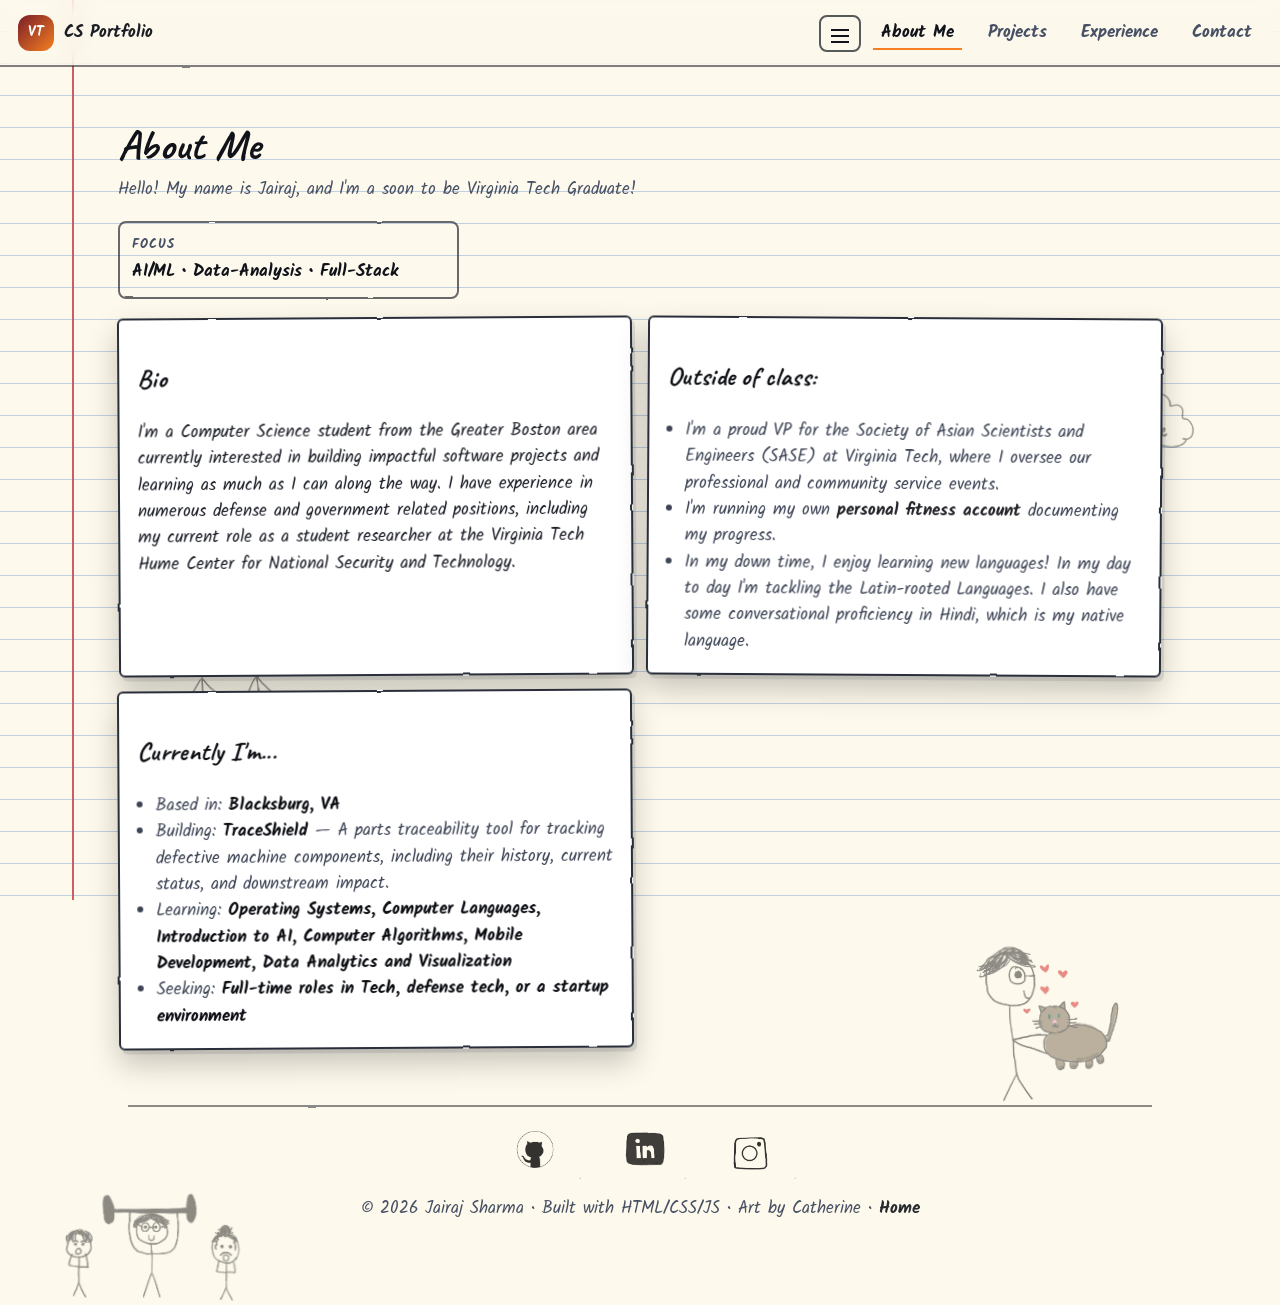
<file: about.html>
<!doctype html>
<html lang="en">
<head>
  <meta charset="utf-8" />
  <meta name="viewport" content="width=device-width, initial-scale=1" />
  <title> About Me | Jairaj Sharma</title>
  <meta name="description" content="About Jairaj Sharma — Virginia Tech Computer Science student." />
  <link rel="stylesheet" href="css/styles.css" />
</head>

<body>
  <svg class="sketch-defs" width="0" height="0" aria-hidden="true" focusable="false" style="position:absolute;width:0;height:0;overflow:hidden">
    <filter id="sketch">
      <feTurbulence type="fractalNoise" baseFrequency="0.025" numOctaves="3" seed="3" stitchTiles="stitch"/>
      <feDisplacementMap in="SourceGraphic" scale="2.4"/>
    </filter>
    <filter id="sketch-soft">
      <feTurbulence type="fractalNoise" baseFrequency="0.02" numOctaves="2" seed="7" stitchTiles="stitch"/>
      <feDisplacementMap in="SourceGraphic" scale="1.5"/>
    </filter>
  </svg>

  <div id="scrollProgress" aria-hidden="true"></div>

  <header class="site-header">
    <a class="brand" href="index.html" aria-label="Home">
      <span class="brand-mark" aria-hidden="true">VT</span>
      <span class="brand-text">CS Portfolio</span>
    </a>

    <nav class="nav" aria-label="Primary navigation">
      <button id="menuBtn" class="icon-btn" aria-label="Open menu" aria-expanded="false">
        <span class="hamburger" aria-hidden="true"></span>
      </button>

      <div id="navLinks" class="nav-links" data-open="false">
        <a href="about.html" aria-current="page">About Me</a>
        <a href="projects.html">Projects</a>
        <a href="experience.html">Experience</a>
        <a href="contact.html">Contact</a>
      </div>

    </nav>
  </header>

  <main id="top">
    <section class="section">
      <div class="section-head">
        <h2>About Me</h2>
        <p>Hello! My name is Jairaj, and I'm a soon to be Virginia Tech Graduate! </p>
      </div>

      <div class="quick-facts">
        <div class="fact">
          <span class="fact-label">Focus</span>
          <span class="fact-value">AI/ML • Data-Analysis • Full-Stack</span>
        </div>
      </div>

      <div class="grid two" style="margin-top:18px;">
        <article class="card">
          <h3>Bio</h3>
          <p>
            I'm a Computer Science student from the Greater Boston area currently interested in building impactful software projects and learning as much as I
            can along the way. I have experience in numerous defense and government related positions, including my current role as a student researcher at the Virginia Tech Hume Center for National Security and Technology.
          </p>
          <p>

          </p>
          <p>
            
        </p>
        </article>

        <article class="card">
          <h3>Outside of class:</h3>
            <ul class="list">
                <li>I'm a proud VP for the Society of Asian Scientists and Engineers (SASE) at Virginia Tech, where I oversee our professional and community service events. 
                <li>I'm running my own <a class="link" href="https://www.instagram.com/gymrajj/" target="_blank" rel="noreferrer">personal fitness account</a> documenting my progress.
                <li> In my down time, I enjoy learning new languages! In my day to day I'm tackling the Latin-rooted Languages. I also have some conversational proficiency  in Hindi, which is my native language.
            </ul>
        </article>

        <article class="card">
          <h3>Currently I'm... </h3>
          <ul class="list">
            <li>Based in: <strong>Blacksburg, VA</strong></li>
            <li>Building: <strong>TraceShield</strong> — A parts traceability tool for tracking defective machine components, including their history, current status, and downstream impact.</li>
            <li>Learning: <strong>Operating Systems, Computer Languages, Introduction to AI, Computer Algorithms, Mobile Development, Data Analytics and Visualization</strong></li>
            <li>Seeking: <strong>Full-time roles in Tech, defense tech, or a startup environment</strong></li>
          </ul>
        </article>

      </div>
    </section>
  </main>

  <footer class="footer">
    <nav class="footer-socials" aria-label="Social links">
      <a href="https://github.com/jairaj-S" target="_blank" rel="noopener noreferrer" aria-label="GitHub">
        <img src="images/icons/Github.png" alt="" />
      </a>
      <a href="https://www.linkedin.com/in/jairajsharma" target="_blank" rel="noopener noreferrer" aria-label="LinkedIn">
        <img src="images/icons/linkedin.png" alt="" />
      </a>
      <a href="https://www.instagram.com/gymrajj/" target="_blank" rel="noopener noreferrer" aria-label="Instagram">
        <img src="images/icons/instagram.png" alt="" />
      </a>
    </nav>
    <p>
      © <span id="year"></span> Jairaj Sharma • Built with HTML/CSS/JS • Art by Catherine •
      <a class="link" href="index.html">Home</a>
    </p>
  </footer>

  <script src="js/script.js"></script>
</body>
</html>
</file>
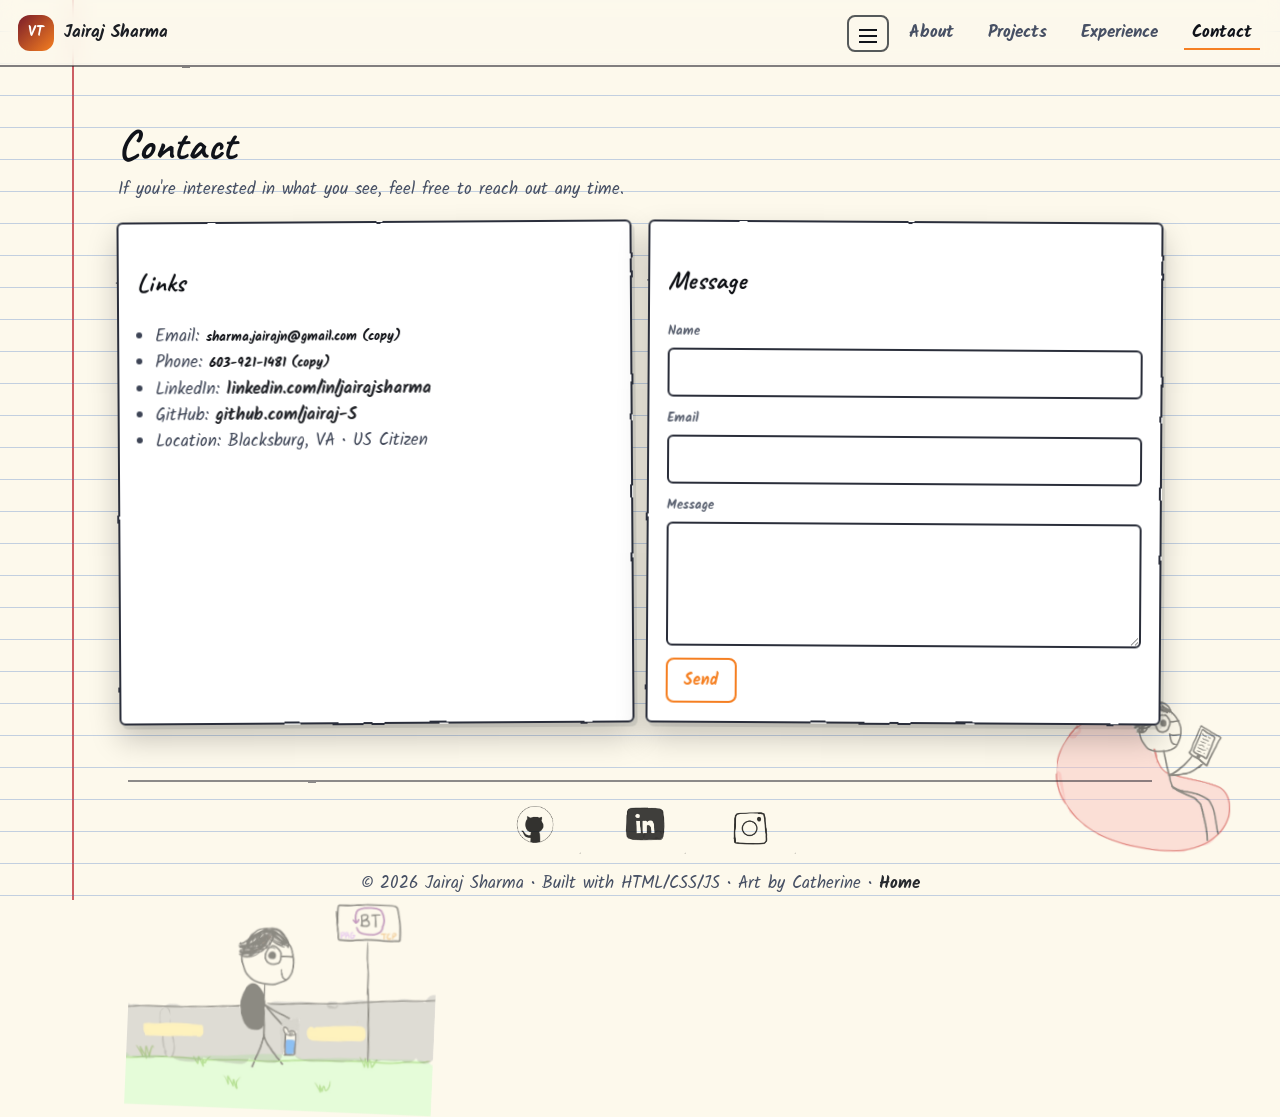
<file: contact.html>
<!doctype html>
<html lang="en">
<head>
  <meta charset="utf-8" />
  <meta name="viewport" content="width=device-width, initial-scale=1" />
  <title>Contact | Jairaj Sharma</title>
  <meta name="description" content="Contact Jairaj Sharma — Virginia Tech Computer Science student." />
  <link rel="stylesheet" href="css/styles.css" />
</head>

<body>
  <svg class="sketch-defs" width="0" height="0" aria-hidden="true" focusable="false" style="position:absolute;width:0;height:0;overflow:hidden">
    <filter id="sketch">
      <feTurbulence type="fractalNoise" baseFrequency="0.025" numOctaves="3" seed="3" stitchTiles="stitch"/>
      <feDisplacementMap in="SourceGraphic" scale="2.4"/>
    </filter>
    <filter id="sketch-soft">
      <feTurbulence type="fractalNoise" baseFrequency="0.02" numOctaves="2" seed="7" stitchTiles="stitch"/>
      <feDisplacementMap in="SourceGraphic" scale="1.5"/>
    </filter>
  </svg>

  <div id="scrollProgress" aria-hidden="true"></div>

  <header class="site-header">
    <a class="brand" href="index.html" aria-label="Home">
      <span class="brand-mark" aria-hidden="true">VT</span>
      <span class="brand-text">Jairaj Sharma</span>
    </a>

    <nav class="nav" aria-label="Primary navigation">
      <button id="menuBtn" class="icon-btn" aria-label="Open menu" aria-expanded="false">
        <span class="hamburger" aria-hidden="true"></span>
      </button>

      <div id="navLinks" class="nav-links" data-open="false">
        <a href="about.html">About</a>
        <a href="projects.html">Projects</a>
        <a href="experience.html">Experience</a>
        <a href="contact.html" aria-current="page">Contact</a>
      </div>

    </nav>
  </header>

  <main id="top">
    <section class="section">
      <div class="section-head">
        <h2>Contact</h2>
        <p>If you're interested in what you see, feel free to reach out any time.</p>
      </div>

      <div class="grid two">
        <article class="card">
          <h3>Links</h3>
          <ul class="list">
            <li>
              Email:
              <button class="inline-btn copy-email" data-email="sharma.jairajn@gmail.com">
                sharma.jairajn@gmail.com (copy)
              </button>
              <span class="toast" role="status" aria-live="polite"></span>
            </li>
            <li>
              Phone:
              <button class="inline-btn copy-email" data-email="603-921-1481">
                603-921-1481 (copy)
              </button>
              <span class="toast" role="status" aria-live="polite"></span>
            </li>
            <li>LinkedIn: <a class="link" href="https://linkedin.com/in/jairajsharma" target="_blank" rel="noreferrer">linkedin.com/in/jairajsharma</a></li>
            <li>GitHub: <a class="link" href="https://github.com/jairaj-S" target="_blank" rel="noreferrer">github.com/jairaj-S</a></li>
            <li>Location: Blacksburg, VA • US Citizen</li>
          </ul>
        </article>

        <article class="card">
          <h3>Message</h3>
          <form id="contactForm" novalidate>
            <label class="field">
              <span>Name</span>
              <input name="name" type="text" autocomplete="name" required minlength="2" />
            </label>
            <label class="field">
              <span>Email</span>
              <input name="email" type="email" autocomplete="email" required />
            </label>
            <label class="field">
              <span>Message</span>
              <textarea name="message" rows="4" required minlength="10"></textarea>
            </label>

            <div class="form-row">
              <button class="btn primary" type="submit">Send</button>
              <p class="muted" id="formStatus" aria-live="polite"></p>
            </div>
          </form>
        </article>
      </div>
    </section>
  </main>

  <footer class="footer">
    <nav class="footer-socials" aria-label="Social links">
      <a href="https://github.com/jairaj-S" target="_blank" rel="noopener noreferrer" aria-label="GitHub">
        <img src="images/icons/Github.png" alt="" />
      </a>
      <a href="https://www.linkedin.com/in/jairajsharma" target="_blank" rel="noopener noreferrer" aria-label="LinkedIn">
        <img src="images/icons/linkedin.png" alt="" />
      </a>
      <a href="https://www.instagram.com/gymrajj/" target="_blank" rel="noopener noreferrer" aria-label="Instagram">
        <img src="images/icons/instagram.png" alt="" />
      </a>
    </nav>
    <p>
      © <span id="year"></span> Jairaj Sharma • Built with HTML/CSS/JS • Art by Catherine •
      <a class="link" href="index.html">Home</a>
    </p>
  </footer>

  <script src="js/script.js"></script>
</body>
</html>
</file>
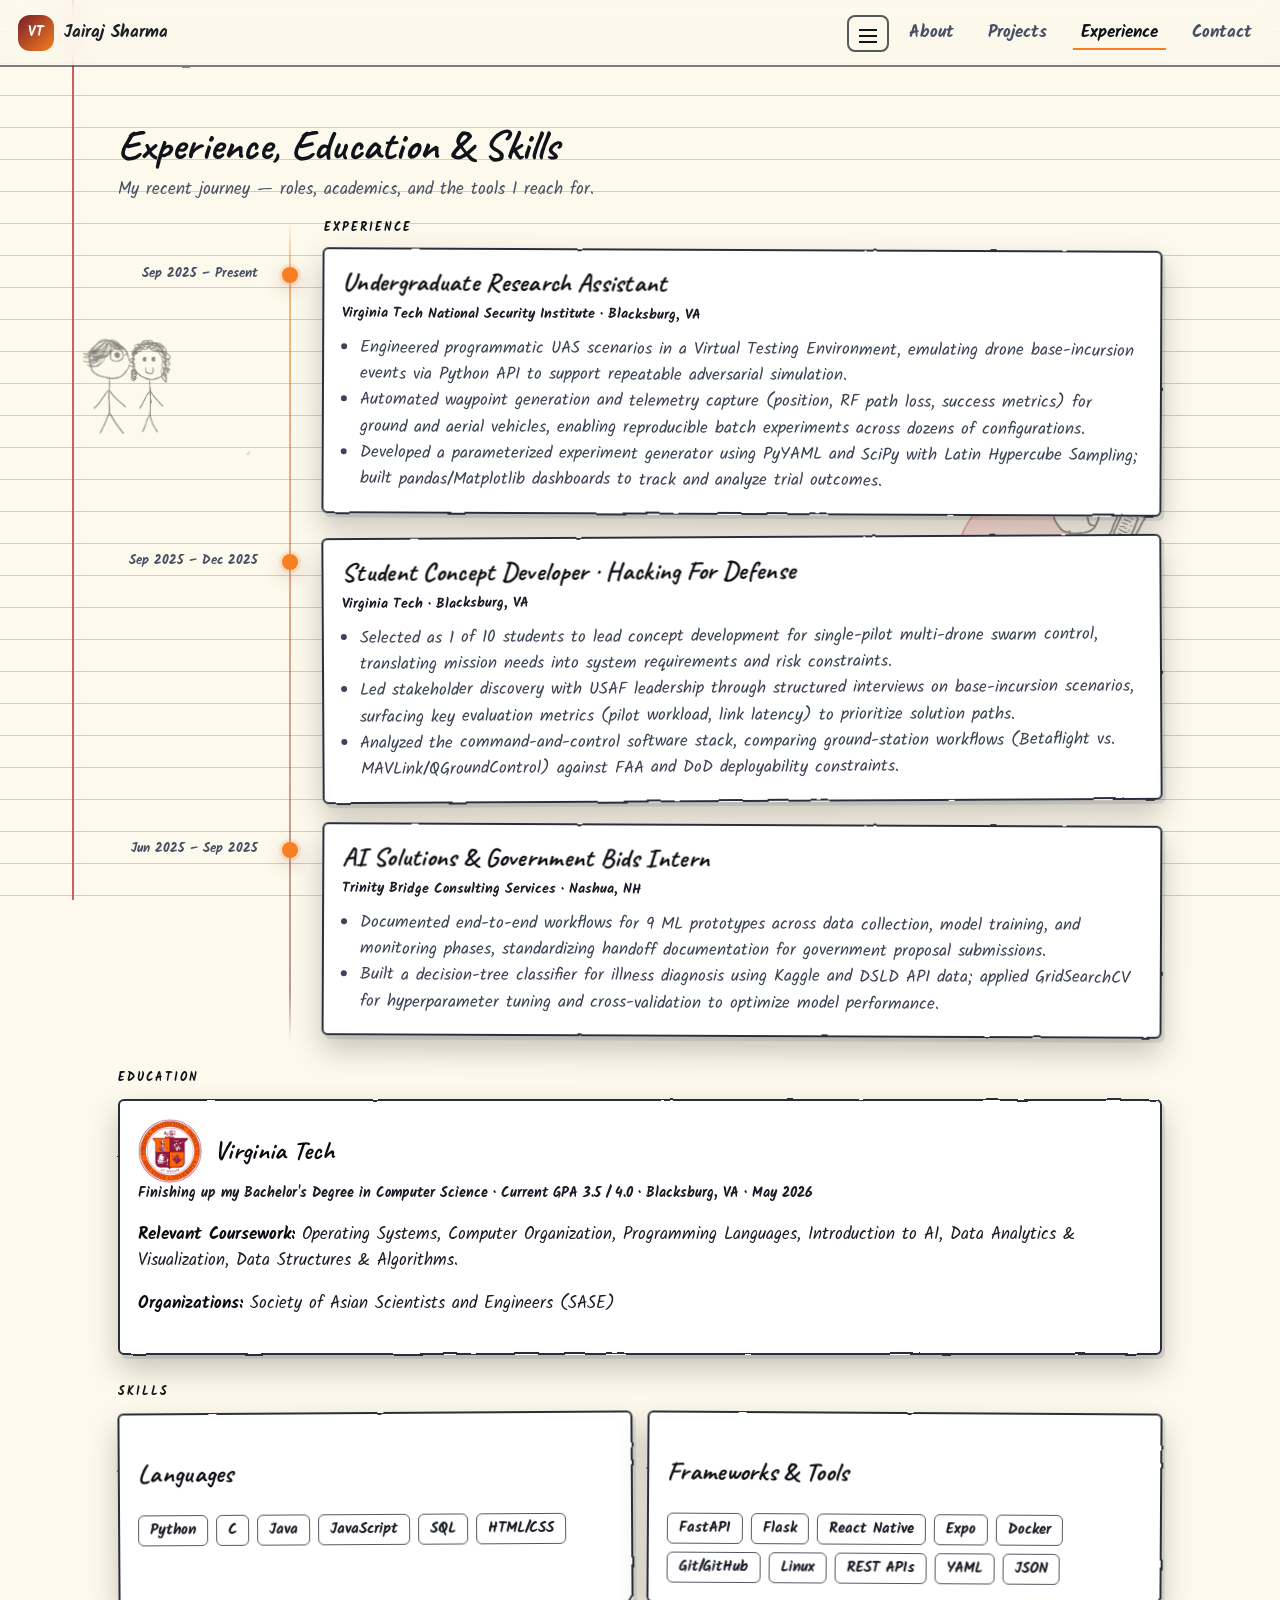
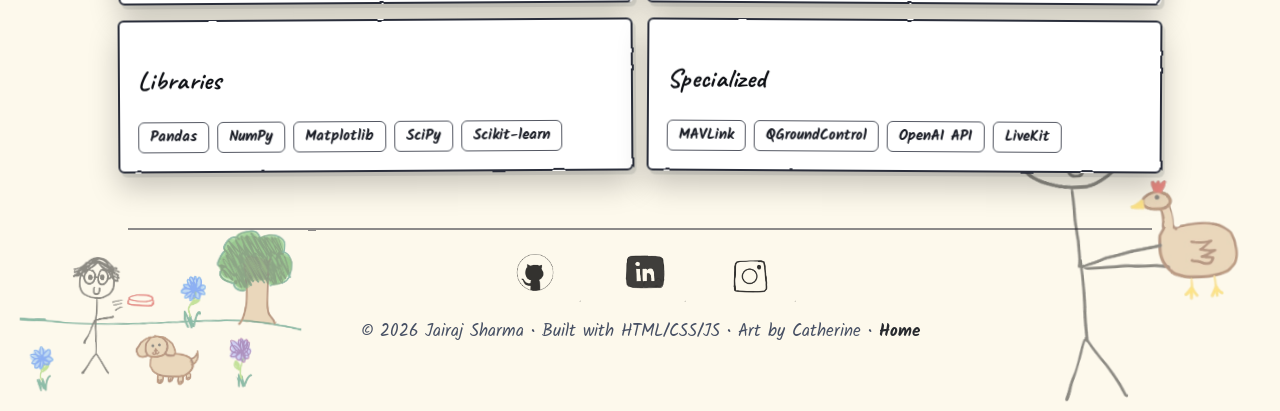
<file: experience.html>
<!doctype html>
<html lang="en">
<head>
  <meta charset="utf-8" />
  <meta name="viewport" content="width=device-width, initial-scale=1" />
  <title>Experience, Education &amp; Skills | Jairaj Sharma</title>
  <meta name="description" content="Experience, education, and skills of Jairaj Sharma — Virginia Tech Computer Science student." />
  <link rel="stylesheet" href="css/styles.css" />
</head>

<body>
  <svg class="sketch-defs" width="0" height="0" aria-hidden="true" focusable="false" style="position:absolute;width:0;height:0;overflow:hidden">
    <filter id="sketch">
      <feTurbulence type="fractalNoise" baseFrequency="0.025" numOctaves="3" seed="3" stitchTiles="stitch"/>
      <feDisplacementMap in="SourceGraphic" scale="2.4"/>
    </filter>
    <filter id="sketch-soft">
      <feTurbulence type="fractalNoise" baseFrequency="0.02" numOctaves="2" seed="7" stitchTiles="stitch"/>
      <feDisplacementMap in="SourceGraphic" scale="1.5"/>
    </filter>
  </svg>

  <div id="scrollProgress" aria-hidden="true"></div>

  <header class="site-header">
    <a class="brand" href="index.html" aria-label="Home">
      <span class="brand-mark" aria-hidden="true">VT</span>
      <span class="brand-text">Jairaj Sharma</span>
    </a>

    <nav class="nav" aria-label="Primary navigation">
      <button id="menuBtn" class="icon-btn" aria-label="Open menu" aria-expanded="false">
        <span class="hamburger" aria-hidden="true"></span>
      </button>

      <div id="navLinks" class="nav-links" data-open="false">
        <a href="about.html">About</a>
        <a href="projects.html">Projects</a>
        <a href="experience.html" aria-current="page">Experience</a>
        <a href="contact.html">Contact</a>
      </div>

    </nav>
  </header>

  <main id="top">
    <section class="section">
      <div class="section-head">
        <h2>Experience, Education &amp; Skills</h2>
        <p>My recent journey — roles, academics, and the tools I reach for.</p>
      </div>

      <div class="tl">
        <h3 class="tl-group-title">Experience</h3>

        <div class="tl-item">
          <div class="tl-date">Sep 2025 – Present</div>
          <div class="tl-marker"><span class="tl-dot"></span></div>
          <article class="card tl-card">
            <h3>Undergraduate Research Assistant</h3>
            <p class="tl-sub">Virginia Tech National Security Institute · Blacksburg, VA</p>
            <ul class="list">
              <li>Engineered programmatic UAS scenarios in a Virtual Testing Environment, emulating drone base-incursion events via Python API to support repeatable adversarial simulation.</li>
              <li>Automated waypoint generation and telemetry capture (position, RF path loss, success metrics) for ground and aerial vehicles, enabling reproducible batch experiments across dozens of configurations.</li>
              <li>Developed a parameterized experiment generator using PyYAML and SciPy with Latin Hypercube Sampling; built pandas/Matplotlib dashboards to track and analyze trial outcomes.</li>
            </ul>
          </article>
        </div>

        <div class="tl-item">
          <div class="tl-date">Sep 2025 – Dec 2025</div>
          <div class="tl-marker"><span class="tl-dot"></span></div>
          <article class="card tl-card">
            <h3>Student Concept Developer · Hacking For Defense</h3>
            <p class="tl-sub">Virginia Tech · Blacksburg, VA</p>
            <ul class="list">
              <li>Selected as 1 of 10 students to lead concept development for single-pilot multi-drone swarm control, translating mission needs into system requirements and risk constraints.</li>
              <li>Led stakeholder discovery with USAF leadership through structured interviews on base-incursion scenarios, surfacing key evaluation metrics (pilot workload, link latency) to prioritize solution paths.</li>
              <li>Analyzed the command-and-control software stack, comparing ground-station workflows (Betaflight vs. MAVLink/QGroundControl) against FAA and DoD deployability constraints.</li>
            </ul>
          </article>
        </div>

        <div class="tl-item">
          <div class="tl-date">Jun 2025 – Sep 2025</div>
          <div class="tl-marker"><span class="tl-dot"></span></div>
          <article class="card tl-card">
            <h3>AI Solutions &amp; Government Bids Intern</h3>
            <p class="tl-sub">Trinity Bridge Consulting Services · Nashua, NH</p>
            <ul class="list">
              <li>Documented end-to-end workflows for 9 ML prototypes across data collection, model training, and monitoring phases, standardizing handoff documentation for government proposal submissions.</li>
              <li>Built a decision-tree classifier for illness diagnosis using Kaggle and DSLD API data; applied GridSearchCV for hyperparameter tuning and cross-validation to optimize model performance.</li>
            </ul>
          </article>
        </div>

      </div>

      <h3 class="group-title">Education</h3>
      <article class="card">
        <div class="project-top">
          <div class="logo-thumb">
            <img src="images/Virginia_Tech_seal.png" alt="Virginia Tech seal" loading="lazy" decoding="async" />
          </div>
          <h3>Virginia Tech</h3>
        </div>
        <p class="tl-sub">Finishing up my Bachelor's Degree in Computer Science · Current GPA 3.5 / 4.0 · Blacksburg, VA · May 2026</p>
        <p><strong>Relevant Coursework:</strong> Operating Systems, Computer Organization, Programming Languages, Introduction to AI, Data Analytics &amp; Visualization, Data Structures &amp; Algorithms.</p>
        <p><strong>Organizations:</strong> Society of Asian Scientists and Engineers (SASE)</p>

      </article>

      <h3 class="group-title">Skills</h3>
      <div class="grid two">
        <article class="card">
          <h3>Languages</h3>
          <div class="badges">
            <span class="badge">Python</span>
            <span class="badge">C</span>
            <span class="badge">Java</span>
            <span class="badge">JavaScript</span>
            <span class="badge">SQL</span>
            <span class="badge">HTML/CSS</span>
          </div>
        </article>

        <article class="card">
          <h3>Frameworks &amp; Tools</h3>
          <div class="badges">
            <span class="badge">FastAPI</span>
            <span class="badge">Flask</span>
            <span class="badge">React Native</span>
            <span class="badge">Expo</span>
            <span class="badge">Docker</span>
            <span class="badge">Git/GitHub</span>
            <span class="badge">Linux</span>
            <span class="badge">REST APIs</span>
            <span class="badge">YAML</span>
            <span class="badge">JSON</span>
          </div>
        </article>

        <article class="card">
          <h3>Libraries</h3>
          <div class="badges">
            <span class="badge">Pandas</span>
            <span class="badge">NumPy</span>
            <span class="badge">Matplotlib</span>
            <span class="badge">SciPy</span>
            <span class="badge">Scikit-learn</span>
          </div>
        </article>

        <article class="card">
          <h3>Specialized</h3>
          <div class="badges">
            <span class="badge">MAVLink</span>
            <span class="badge">QGroundControl</span>
            <span class="badge">OpenAI API</span>
            <span class="badge">LiveKit</span>
          </div>
        </article>
      </div>
    </section>
  </main>

  <footer class="footer">
    <nav class="footer-socials" aria-label="Social links">
      <a href="https://github.com/jairaj-S" target="_blank" rel="noopener noreferrer" aria-label="GitHub">
        <img src="images/icons/Github.png" alt="" />
      </a>
      <a href="https://www.linkedin.com/in/jairajsharma" target="_blank" rel="noopener noreferrer" aria-label="LinkedIn">
        <img src="images/icons/linkedin.png" alt="" />
      </a>
      <a href="https://www.instagram.com/gymrajj/" target="_blank" rel="noopener noreferrer" aria-label="Instagram">
        <img src="images/icons/instagram.png" alt="" />
      </a>
    </nav>
    <p>
      © <span id="year"></span> Jairaj Sharma • Built with HTML/CSS/JS • Art by Catherine •
      <a class="link" href="index.html">Home</a>
    </p>
  </footer>

  <script src="js/script.js"></script>
</body>
</html>
</file>
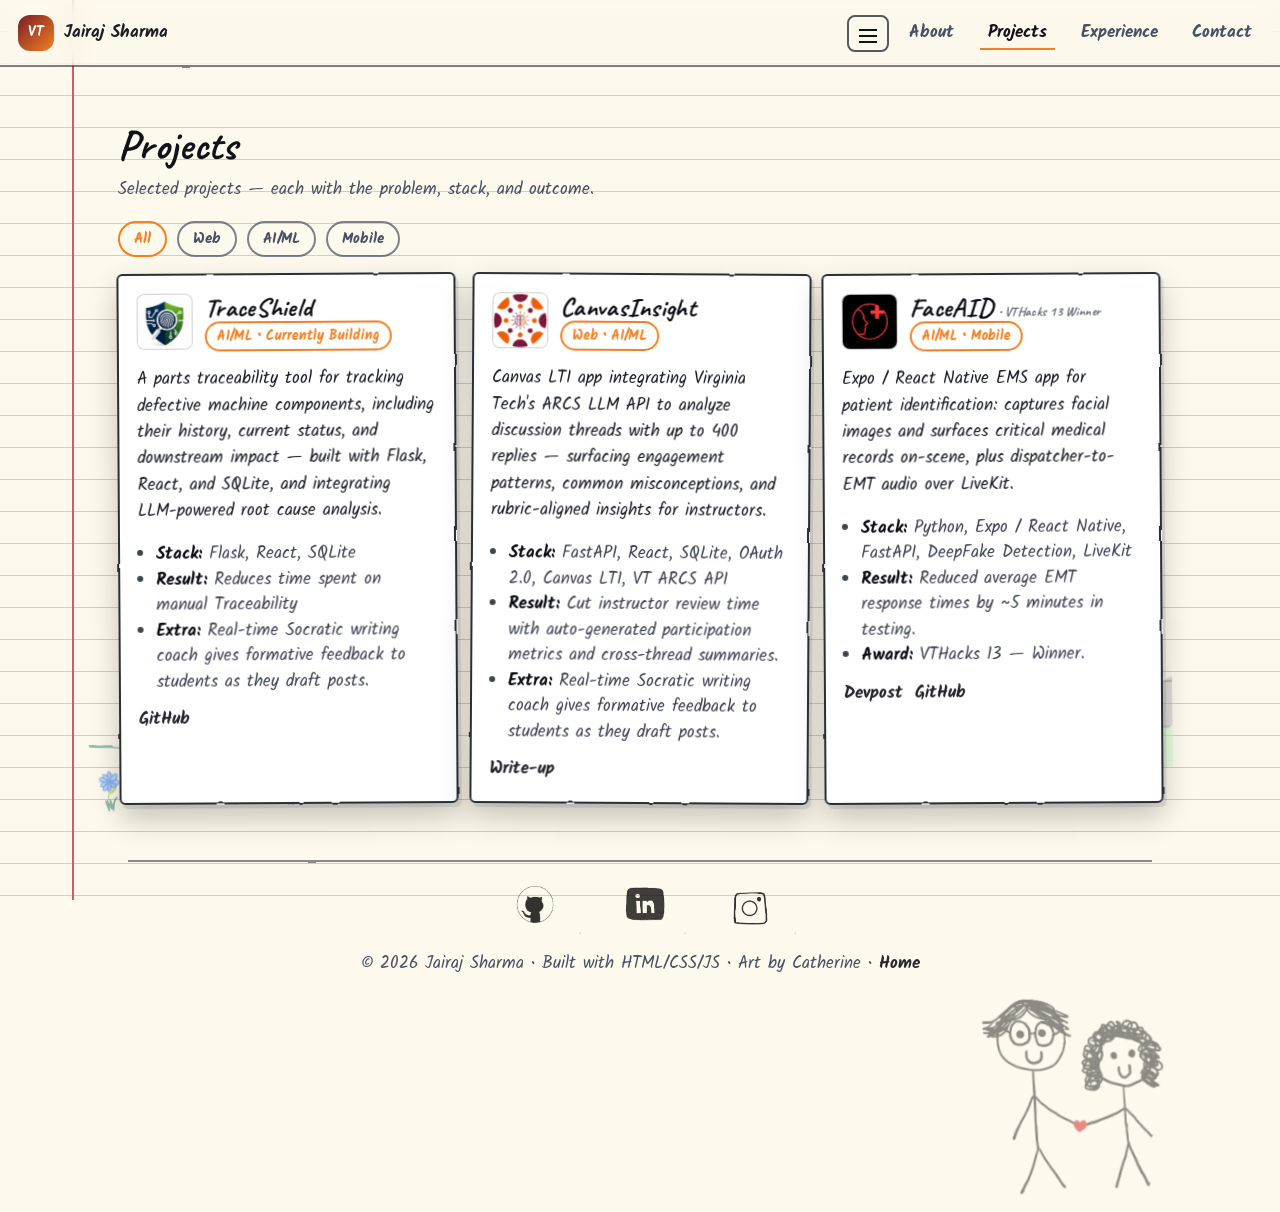
<file: projects.html>
<!doctype html>
<html lang="en">
<head>
  <meta charset="utf-8" />
  <meta name="viewport" content="width=device-width, initial-scale=1" />
  <title>Projects | Jairaj Sharma</title>
  <meta name="description" content="Projects by Jairaj Sharma — Virginia Tech Computer Science student." />
  <link rel="stylesheet" href="css/styles.css" />
</head>

<body>
  <svg class="sketch-defs" width="0" height="0" aria-hidden="true" focusable="false" style="position:absolute;width:0;height:0;overflow:hidden">
    <filter id="sketch">
      <feTurbulence type="fractalNoise" baseFrequency="0.025" numOctaves="3" seed="3" stitchTiles="stitch"/>
      <feDisplacementMap in="SourceGraphic" scale="2.4"/>
    </filter>
    <filter id="sketch-soft">
      <feTurbulence type="fractalNoise" baseFrequency="0.02" numOctaves="2" seed="7" stitchTiles="stitch"/>
      <feDisplacementMap in="SourceGraphic" scale="1.5"/>
    </filter>
  </svg>

  <div id="scrollProgress" aria-hidden="true"></div>

  <header class="site-header">
    <a class="brand" href="index.html" aria-label="Home">
      <span class="brand-mark" aria-hidden="true">VT</span>
      <span class="brand-text">Jairaj Sharma</span>
    </a>

    <nav class="nav" aria-label="Primary navigation">
      <button id="menuBtn" class="icon-btn" aria-label="Open menu" aria-expanded="false">
        <span class="hamburger" aria-hidden="true"></span>
      </button>

      <div id="navLinks" class="nav-links" data-open="false">
        <a href="about.html">About</a>
        <a href="projects.html" aria-current="page">Projects</a>
        <a href="experience.html">Experience</a>
        <a href="contact.html">Contact</a>
      </div>

    </nav>
  </header>

  <main id="top">
    <section class="section">
      <div class="section-head">
        <h2>Projects</h2>
        <p>Selected projects — each with the problem, stack, and outcome.</p>
      </div>

      <div class="filters">
        <button class="chip is-active" data-filter="all">All</button>
        <button class="chip" data-filter="web">Web</button>
        <button class="chip" data-filter="ml">AI/ML</button>
        <button class="chip" data-filter="mobile">Mobile</button>
      </div>

      <div class="grid three" id="projectGrid">

        <article class="card project" data-tags="web ml">
          <div class="project-top">
            <div class="project-thumb">
              <img src="images/projects/TraceShield.png" alt="TraceShield preview" loading="lazy" decoding="async" />
            </div>
            <div class="project-title">
              <h3>TraceShield</h3>
              <span class="pill">AI/ML • Currently Building</span>
            </div>
          </div>
          <p>
            A parts traceability tool for tracking defective machine components, including their history, current status, and downstream impact — built with Flask, React, and SQLite, and integrating LLM-powered root cause analysis.
          </p>
          <ul class="mini">
            <li><strong>Stack:</strong> Flask, React, SQLite</li>
            <li><strong>Result:</strong> Reduces time spent on manual Traceability </li>
            <li><strong>Extra:</strong> Real-time Socratic writing coach gives formative feedback to students as they draft posts.</li>
          </ul>
          <div class="card-actions">
            <a class="link" href="https://github.com/jairaj-S/TraceShield" target="_blank" rel="noreferrer">GitHub</a>
          </div>
        </article>

        <article class="card project" data-tags="web ml">
          <div class="project-top">
            <div class="project-thumb">
              <img src="images/projects/CanvasInsight.png" alt="CanvasInsight preview" loading="lazy" decoding="async" />
            </div>
            <div class="project-title">
              <h3>CanvasInsight</h3>
              <span class="pill">Web • AI/ML</span>
            </div>
          </div>
          <p>
            Canvas LTI app integrating Virginia Tech's ARCS LLM API to analyze discussion
            threads with up to 400 replies — surfacing engagement patterns, common
            misconceptions, and rubric-aligned insights for instructors.
          </p>
          <ul class="mini">
            <li><strong>Stack:</strong> FastAPI, React, SQLite, OAuth 2.0, Canvas LTI, VT ARCS API</li>
            <li><strong>Result:</strong> Cut instructor review time with auto-generated participation metrics and cross-thread summaries.</li>
            <li><strong>Extra:</strong> Real-time Socratic writing coach gives formative feedback to students as they draft posts.</li>
          </ul>
          <div class="card-actions">
            <a class="link" href="https://docs.google.com/presentation/d/14Eows4xJhveuTXdLu0zsKPSdOiqkanPIg_K7Q3WiNOA/edit?usp=sharing" target="_blank" rel="noreferrer">Write-up</a>
          </div>
        </article>

        <article class="card project" data-tags="ml mobile">
          <div class="project-top">
            <div class="project-thumb">
              <img src="images/projects/faceAID.jpeg" alt="FaceAID preview" loading="lazy" decoding="async" />
            </div>
            <div class="project-title">
              <h3>FaceAID <span class="muted" style="font-weight:700;font-size:13px;">• VTHacks 13 Winner</span></h3>
              <span class="pill">AI/ML • Mobile</span>
            </div>
          </div>
          <p>
            Expo / React Native EMS app for patient identification: captures facial images
            and surfaces critical medical records on-scene, plus dispatcher-to-EMT audio
            over LiveKit.
          </p>
          <ul class="mini">
            <li><strong>Stack:</strong> Python, Expo / React Native, FastAPI, DeepFake Detection, LiveKit</li>
            <li><strong>Result:</strong> Reduced average EMT response times by ~5 minutes in testing.</li>
            <li><strong>Award:</strong> VTHacks 13 — Winner.</li>
          </ul>
          <div class="card-actions">
            <a class="link" href="https://devpost.com/software/finsite" target="_blank" rel="noreferrer">Devpost</a>
            <a class="link" href="https://github.com/NathanAlukka/FACEAID/tree/main" target="_blank" rel="noreferrer">GitHub</a>
          </div>
        </article>

        
      </div>
    </section>
  </main>

  <footer class="footer">
    <nav class="footer-socials" aria-label="Social links">
      <a href="https://github.com/jairaj-S" target="_blank" rel="noopener noreferrer" aria-label="GitHub">
        <img src="images/icons/Github.png" alt="" />
      </a>
      <a href="https://www.linkedin.com/in/jairajsharma" target="_blank" rel="noopener noreferrer" aria-label="LinkedIn">
        <img src="images/icons/linkedin.png" alt="" />
      </a>
      <a href="https://www.instagram.com/gymrajj/" target="_blank" rel="noopener noreferrer" aria-label="Instagram">
        <img src="images/icons/instagram.png" alt="" />
      </a>
    </nav>
    <p>
      © <span id="year"></span> Jairaj Sharma • Built with HTML/CSS/JS • Art by Catherine •
      <a class="link" href="index.html">Home</a>
    </p>
  </footer>

  <script src="js/script.js"></script>
</body>
</html>
</file>
<file: css/styles.css>
@import url("https://fonts.googleapis.com/css2?family=Caveat:wght@500;600;700&family=Kalam:wght@400;700&display=swap");

:root{
    /* Notebook-paper palette — cream page, dark ink. Single theme (no toggle). */
    --bg: #fdf9ec;
    --panel: #ffffff;
    --panel2: #ffffff;
    --text: #10131a;
    --muted: #475064;
    --border: rgba(15,18,26,0.12);
    --shadow: 0 14px 40px rgba(15,18,26,0.12);

    /* VT-ish accent pair */
    --accent: #7a1d2a;   /* maroon */
    --accent2:#f57f20;   /* orange-ish */

    /* Pencil / ink used by sketchy borders */
    --pencil: #2a2e3a;        /* dark graphite, used on white card faces */
    --ink: #1a1d26;           /* ink color for borders/rules on cream paper */
    --ink-soft: rgba(26,29,38,0.75);

    --radius: 8px;
    --max: 1080px;

    --font-body: "Kalam", "Patrick Hand", "Comic Sans MS", cursive;
    --font-hand: "Caveat", "Kalam", cursive;
  }
  
  *{ box-sizing: border-box; }
  html{
    scroll-behavior: smooth;
    overscroll-behavior-y: auto;
    -webkit-overflow-scrolling: touch;
  }

  /* ===== Handwritten type + pencil-sketch borders =====
     Headings use Caveat (flowy). Body, labels, and buttons use Kalam (tidy).
     Borders come from ::before pseudo-elements passed through an SVG
     feTurbulence/feDisplacementMap filter declared in each page (#sketch and
     #sketch-soft) so straight edges wobble like a pencil stroke.
  */
  h1, h2, h3, h4, h5,
  .title, .section-head h2,
  .card h1, .card h2, .card h3, .card h4, .card h5,
  .tl-card h3{
    font-family: var(--font-hand);
    font-weight: 700;
    letter-spacing: 0.3px;
    line-height: 1.15;
  }
  .section-head h2{ font-size: 42px; }
  .section-head p{ font-size: 17px; }
  .card h3{ font-size: 26px; }

  .tl-group-title, .group-title,
  .btn, .chip, .badge, .pill, .fact-label, .fact-value,
  .tag, .nav-links a, .brand-text,
  input, textarea, .inline-btn{
    font-family: var(--font-body);
  }

  /* Sketchy pencil border shared across bordered UI. Each host element gets
     position:relative and transparent/no border, then ::before paints a
     filter-distorted outline on top. */
  .sketch-border{ position: relative; }
  .sketch-border::before{
    content: "";
    position: absolute;
    inset: 0;
    border: 2px solid currentColor;
    border-radius: inherit;
    filter: url(#sketch);
    pointer-events: none;
  }
  body{
    margin:0;
    min-height: 100vh;
    position: relative;   /* positioning context for scattered .doodle sketches */
    font-family: var(--font-body);
    font-size: 17px;
    line-height: 1.55;
    /* Cream notebook paper — blue ruled lines (parallaxed via --notebook-y on
       scroll) and a red margin line ~72px from the left. */
    background:
      linear-gradient(
        to bottom,
        transparent 0,
        transparent 31px,
        rgba(70,120,200,0.32) 31px,
        rgba(70,120,200,0.32) 32px
      ),
      linear-gradient(
        to right,
        transparent 72px,
        rgba(184,29,42,0.70) 72px,
        rgba(184,29,42,0.70) 74px,
        transparent 74px
      ),
      var(--bg);
    background-position: 0 var(--notebook-y, 0px), 0 0, 0 0;
    background-size: 100% 32px, auto auto, auto auto;
    background-repeat: repeat, no-repeat, no-repeat;
    background-attachment: fixed;
    color: var(--text);
    overscroll-behavior-y: auto;
  }
  @media (max-width: 640px){
    body{
      /* Pull the red margin closer to the edge on narrow viewports */
      background:
        linear-gradient(
          to bottom,
          transparent 0,
          transparent 31px,
          rgba(70,120,200,0.32) 31px,
          rgba(70,120,200,0.32) 32px
        ),
        linear-gradient(
          to right,
          transparent 40px,
          rgba(184,29,42,0.70) 40px,
          rgba(184,29,42,0.70) 42px,
          transparent 42px
        ),
        var(--bg);
      background-position: 0 var(--notebook-y, 0px), 0 0, 0 0;
      background-size: 100% 32px, auto auto, auto auto;
      background-repeat: repeat, no-repeat, no-repeat;
      background-attachment: fixed;
    }
  }

  /* Row that holds the framed photo + the waving stick-figure sketch. */
  .profile-row{
    display: inline-flex;
    align-items: center;
    gap: 18px;
    margin: 20px auto;
    line-height: 0;
  }
  .profile-sketch{
    display: block;
    height: 300px;         /* match the framed photo's height */
    width: auto;
    /* Fade in once the PNG has decoded so it doesn't pop in late and out of
       sync with the photo or the writing animation. */
    opacity: 0;
    transition: opacity 1100ms cubic-bezier(.35,.65,.35,1);
  }
  .profile-sketch.is-loaded{ opacity: 1; }
  @media (max-width: 640px){
    .profile-row{ flex-wrap: wrap; justify-content: center; gap: 12px; }
    .profile-sketch{ height: 150px; }
  }

  .profile-image {
    position: relative;
    display: inline-block;
    width: fit-content;
    line-height: 0;        /* kill the extra baseline gap under <img> */
    padding: 8px;          /* equal breathing room inside the frame on all sides */
  }
  .profile-image img {
    display: block;
    height: 300px;
    width: auto;
    border-radius: 4px;
    position: relative;
    z-index: 0;
    /* Start hidden and fade in to match the pen-reveal on adjacent text.
       JS adds .is-loaded once the image is actually decoded so we never
       pop the image in mid-animation; matches pe-write's ease/duration. */
    opacity: 0;
    transition: opacity 1100ms cubic-bezier(.35,.65,.35,1);
  }
  .profile-image img.is-loaded{ opacity: 1; }
  .profile-image::after {
    content: "";
    position: absolute;
    inset: 0;              /* frame sits on the padding box -> even 8px gap all around */
    border: 2.5px solid var(--ink);
    border-radius: 6px;
    filter: url(#sketch);
    pointer-events: none;
  }
  
  #scrollProgress{
    position: fixed;
    top:0; left:0;
    height: 3px;
    width: 0%;
    background: linear-gradient(90deg, var(--accent2), var(--accent));
    z-index: 9999;
  }
  
  /* Header */
  .site-header{
    position: sticky;
    top:0;
    z-index: 1000;
    backdrop-filter: blur(10px);
    background: rgba(253,249,236,0.72);
    border-bottom: none;
  }
  .site-header::after{
    content: "";
    position: absolute;
    left: 0;
    right: 0;
    bottom: -1px;
    height: 2px;
    background: var(--ink);
    filter: url(#sketch-soft);
    pointer-events: none;
    opacity: 0.55;
  }
  .site-header{
    display:flex;
    align-items:center;
    justify-content: space-between;
    padding: 14px 18px;
  }
  
  .brand{
    display:flex;
    align-items:center;
    gap:10px;
    text-decoration:none;
    color: var(--text);
    font-weight: 700;
  }
  .brand-mark{
    width: 36px;
    height: 36px;
    border-radius: 12px;
    display:grid;
    place-items:center;
    background: linear-gradient(135deg, var(--accent), var(--accent2));
    color: white;
    font-size: 14px;
    letter-spacing: .5px;
  }
  .brand-text{ opacity: .95; }
  
  .nav{
    display:flex;
    align-items:center;
    gap: 10px;
  }
  .nav-links{
    display:flex;
    align-items:center;
    gap: 14px;
  }
  .nav-links a{
    color: var(--muted);
    text-decoration:none;
    font-weight: 700;
    padding: 6px 10px;
    border-radius: 6px;
    position: relative;
  }
  .nav-links a:hover{
    color: var(--text);
  }
  .nav-links a[aria-current="page"]{
    color: var(--text);
  }
  .nav-links a[aria-current="page"]::before{
    content: "";
    position: absolute;
    left: 2px;
    right: 2px;
    bottom: 2px;
    height: 2px;
    background: var(--accent2);
    filter: url(#sketch-soft);
    pointer-events: none;
  }
  
  .icon-btn{
    position: relative;
    border: none;
    background: transparent;
    color: var(--text);
    padding: 8px 12px;
    border-radius: 8px;
    cursor: pointer;
    font-family: var(--font-body);
    font-weight: 700;
  }
  .icon-btn::before{
    content: "";
    position: absolute;
    inset: 0;
    border: 2px solid currentColor;
    border-radius: inherit;
    filter: url(#sketch-soft);
    pointer-events: none;
    opacity: 0.7;
  }
  .icon-btn:hover{ transform: translateY(-1px); }
  
  
  /* Mobile nav */
  .hamburger{
    display:inline-block;
    width: 18px; height: 2px;
    background: var(--text);
    position: relative;
  }
  .hamburger::before, .hamburger::after{
    content:"";
    position:absolute; left:0;
    width: 18px; height: 2px;
    background: var(--text);
  }
  .hamburger::before{ top:-6px; }
  .hamburger::after{ top: 6px; }
  
  .section{
    max-width: var(--max);
    margin: 0 auto;
    padding: 56px 18px;
  }
  .section-head{
    margin-bottom: 18px;
  }
  .section-head h2{
    margin: 0 0 6px;
    font-size: 42px;
  }
  .section-head p{
    margin: 0;
    color: var(--muted);
    font-size: 17px;
  }
  
  .hero{
    display:grid;
    grid-template-columns: 1.3fr 0.7fr;
    gap: 18px;
    padding-top: 44px;
  }
  .hero.hero--simple{
    grid-template-columns: 1fr;
    text-align: center;
    padding-top: 72px;
    padding-bottom: 72px;
    max-width: 780px;
  }
  .hero.hero--simple .cta-row{
    justify-content: center;
  }
  .hero.hero--simple .profile-image{
    display: inline-block; /* centered by the hero's text-align: center */
  }
  .tag{
    position: relative;
    display: inline-flex;
    padding: 6px 14px;
    border: none;
    background: transparent;
    border-radius: 999px;
    color: var(--text);
    font-weight: 700;
    letter-spacing: .3px;
    margin: 0 0 14px;
  }
  .tag::before{
    content: "";
    position: absolute;
    inset: 0;
    border: 2px solid currentColor;
    border-radius: inherit;
    filter: url(#sketch-soft);
    pointer-events: none;
    opacity: 0.75;
  }
  .title{
    margin: 0 0 10px;
    font-size: clamp(44px, 6vw, 72px);
    line-height: 1.02;
  }
  .accent{
    background: linear-gradient(90deg, var(--accent2), var(--accent));
    -webkit-background-clip: text;
    background-clip:text;
    color: transparent;
  }
  .subtitle{
    margin: 0 0 18px;
    color: var(--muted);
    font-size: 16px;
    line-height: 1.5;
    max-width: 62ch;
  }
  
  .cta-row{
    display:flex;
    gap:10px;
    flex-wrap: wrap;
    margin-bottom: 18px;
  }
  
  .btn{
    position: relative;
    border: none;
    background: transparent;
    color: var(--text);
    padding: 10px 18px;
    border-radius: 8px;
    text-decoration:none;
    font-weight: 700;
    font-size: 16px;
    display:inline-flex;
    align-items:center;
    gap: 8px;
    cursor:pointer;
  }
  .btn::before{
    content: "";
    position: absolute;
    inset: 0;
    border: 2px solid currentColor;
    border-radius: inherit;
    filter: url(#sketch-soft);
    pointer-events: none;
  }
  .btn:hover{ transform: translateY(-1px); }
  .btn.primary{
    color: var(--accent2);
  }
  .btn.primary::before{
    border-width: 2.5px;
  }
  .btn.ghost{
    opacity: .8;
  }

  .quick-facts{
    display:grid;
    grid-template-columns: repeat(3, minmax(0,1fr));
    gap: 10px;
  }
  .fact{
    position: relative;
    border: none;
    background: transparent;
    border-radius: 8px;
    padding: 14px;
  }
  .fact::before{
    content: "";
    position: absolute;
    inset: 0;
    border: 2px solid var(--ink);
    border-radius: inherit;
    filter: url(#sketch);
    pointer-events: none;
    opacity: 0.65;
  }
  .fact-label{
    display:block;
    color: var(--muted);
    font-weight: 700;
    font-size: 13px;
    margin-bottom: 4px;
    text-transform: uppercase;
    letter-spacing: 1px;
  }
  .fact-value{
    font-weight: 700;
    font-size: 17px;
  }

  .card{
    position: relative;
    border: none;
    background: #ffffff;
    color: #1a1d26;
    border-radius: 6px;
    padding: 20px;
    box-shadow:
      3px 4px 0 rgba(26,29,38,0.10),
      0 14px 30px rgba(0,0,0,0.22);
  }
  .card::before{
    content: "";
    position: absolute;
    inset: 0;
    border: 2px solid var(--pencil);
    border-radius: inherit;
    filter: url(#sketch);
    pointer-events: none;
  }
  /* Pinned-note feel: alternate a tiny rotation so stacked cards don't line up. */
  .grid > .card:nth-child(odd){ transform: rotate(-0.35deg); }
  .grid > .card:nth-child(even){ transform: rotate(0.35deg); }
  .tl-item:nth-child(odd) .tl-card{ transform: rotate(-0.3deg); }
  .tl-item:nth-child(even) .tl-card{ transform: rotate(0.25deg); }
  /* Keep card contents readable against the opaque white bg regardless of theme */
  .card h1,
  .card h2,
  .card h3,
  .card h4,
  .card h5{ color: #0b0d12; }
  .card p{ color: #1a1d26; }
  .card strong{ color: #0b0d12; }
  .card .list{ color: #3d4455; }
  .card .list strong{ color: #0b0d12; }
  .card .mini{ color: #3d4455; }
  .card .mini strong{ color: #0b0d12; }
  .card .muted{ color: #5a6170; }
  .card .link{ color: #0b0d12; }
  .card .link:hover{ color: var(--accent); }
  .card .badge{
    color: #1a1d26;
  }
  .card .badge::before{
    border-color: var(--pencil);
  }
  .card .inline-btn{ color: #0b0d12; }
  .card .toast{ color: var(--accent); }
  .card .field span{ color: #5a6170; }
  .card input,
  .card textarea{
    background: #ffffff;
    border: 2px solid var(--pencil);
    color: #1a1d26;
  }
  .card input:focus,
  .card textarea:focus{
    outline: none;
    border-color: var(--accent2);
    box-shadow: 2px 2px 0 rgba(245,127,32,0.2);
  }
  
  .hero-card{
    display:flex;
    flex-direction: column;
    gap: 12px;
  }
  .avatar{
    width: 64px; height: 64px;
    border-radius: 22px;
    display:grid;
    place-items:center;
    font-size: 28px;
    background: rgba(255,255,255,0.06);
    border: 1px solid var(--border);
  }
  .card-title{
    margin: 0 0 8px;
    font-size: 18px;
  }
  .list{
    margin: 0;
    padding-left: 18px;
    color: var(--muted);
    line-height: 1.55;
  }
  .list strong{ color: var(--text); }
  
  .grid{
    display:grid;
    gap: 14px;
  }
  .grid.two{ grid-template-columns: repeat(2, minmax(0,1fr)); }
  .grid.three{ grid-template-columns: repeat(3, minmax(0,1fr)); }
  
  .filters{
    display:flex;
    gap: 10px;
    flex-wrap: wrap;
    margin: 16px 0;
  }
  .chip{
    position: relative;
    border: none;
    background: transparent;
    color: var(--muted);
    padding: 6px 16px;
    border-radius: 999px;
    cursor: pointer;
    font-weight: 700;
    font-size: 15px;
  }
  .chip::before{
    content: "";
    position: absolute;
    inset: 0;
    border: 2px solid currentColor;
    border-radius: inherit;
    filter: url(#sketch-soft);
    pointer-events: none;
    opacity: 0.7;
  }
  .chip.is-active{
    color: var(--accent2);
  }
  .chip.is-active::before{
    opacity: 1;
    border-width: 2.5px;
  }
  
  /* Title row: small square thumbnail | title | category pill (pushed right) */
  .project-top{
    display: flex;
    align-items: center;
    gap: 12px;
  }
  .project-top h3{ margin: 0; min-width: 0; }
  .project-top .pill{ margin-left: auto; flex-shrink: 0; }

  /* Project thumbnail — small square next to the title. object-fit: cover so
     the square crops cleanly regardless of the source image aspect ratio. */
  .project-thumb{
    display: block;
    width: 56px;
    height: 56px;
    flex-shrink: 0;
    overflow: hidden;
    border-radius: 8px;
    background: rgba(15,18,26,0.05);
    border: 1px solid rgba(15,18,26,0.15);
  }
  .project-thumb img{
    display: block;
    width: 100%;
    height: 100%;
    object-fit: cover;
  }

  /* Logo thumbnail variant — used for institutional logos / seals next to a
     card title. No frame/background, contains rather than crops, so the full
     mark is preserved. Slightly larger than .project-thumb because seals carry
     fine detail that benefits from extra pixels. */
  .logo-thumb{
    display: block;
    width: 64px;
    height: 64px;
    flex-shrink: 0;
  }
  .logo-thumb img{
    display: block;
    width: 100%;
    height: 100%;
    object-fit: contain;
  }
  .pill{
    position: relative;
    font-weight: 700;
    font-size: 14px;
    color: var(--accent2);
    background: transparent;
    border: none;
    padding: 4px 12px;
    border-radius: 999px;
  }
  .pill::before{
    content: "";
    position: absolute;
    inset: 0;
    border: 2px solid currentColor;
    border-radius: inherit;
    filter: url(#sketch-soft);
    pointer-events: none;
  }
  
  .mini{
    margin: 10px 0 0;
    padding-left: 18px;
    color: var(--muted);
    line-height: 1.5;
  }
  .card-actions{
    display:flex;
    gap: 12px;
    margin-top: 12px;
  }
  .link{
    color: var(--text);
    text-decoration:none;
    font-weight: 900;
    opacity: .9;
  }
  .link:hover{
    text-decoration: underline;
  }
  
  .timeline{
    display:grid;
    gap: 14px;
  }
  .timeline-top{
    display:flex;
    align-items: baseline;
    justify-content: space-between;
    gap: 10px;
  }

  /* ===== Unified timeline (experience / education / skills) ===== */
  .tl{
    position: relative;
    margin-top: 8px;
  }
  /* Continuous vertical rail; sits behind the dots */
  .tl::before{
    content: "";
    position: absolute;
    top: 0;
    bottom: 0;
    left: 172px;              /* 140 date col + 18 gap + 14 (half of 28 marker col) */
    width: 2px;
    margin-left: -1px;
    background: linear-gradient(
      to bottom,
      transparent 0,
      rgba(245,127,32,0.55) 6%,
      rgba(122,29,42,0.45) 94%,
      transparent 100%
    );
    pointer-events: none;
  }
  .tl-group-title,
  .group-title{
    font-size: 12px;
    letter-spacing: 2px;
    text-transform: uppercase;
    font-weight: 900;
    color: var(--text);
    margin: 30px 0 14px;
  }
  .tl-group-title{
    padding-left: 206px;       /* aligns with card column inside .tl */
  }
  .tl-group-title:first-child{ margin-top: 4px; }

  .tl-item{
    display: grid;
    grid-template-columns: 140px 28px 1fr;
    gap: 18px;
    align-items: start;
    position: relative;
    padding-bottom: 22px;
  }
  .tl-item:last-child{ padding-bottom: 4px; }
  .tl-date{
    color: var(--muted);
    font-weight: 800;
    font-size: 13px;
    text-align: right;
    padding-top: 16px;
    line-height: 1.4;
  }
  .tl-marker{
    position: relative;
    align-self: stretch;
    min-height: 40px;
  }
  .tl-dot{
    position: absolute;
    left: 50%;
    top: 18px;
    width: 16px;
    height: 16px;
    margin-left: -8px;
    border-radius: 50%;
    background: var(--accent2);
    box-shadow:
      0 0 0 3px rgba(245,127,32,0.15),
      0 6px 18px rgba(122,29,42,0.25);
    filter: url(#sketch-soft);
    z-index: 1;
  }
  .tl-card{ margin: 0; }
  .tl-card h3{ margin-top: 0; margin-bottom: 6px; }
  .tl-sub{
    color: #5a6170;
    font-weight: 700;
    margin: 0 0 10px;
    font-size: 14px;
  }
  .tl-card .list,
  .tl-card p:last-child{ margin-bottom: 0; }

  @media (max-width: 780px){
    .tl::before{ left: 16px; }
    .tl-group-title{ padding-left: 40px; margin-top: 24px; }
    .group-title{ margin-top: 24px; }
    .tl-item{
      grid-template-columns: 32px 1fr;
      grid-template-rows: auto auto;
      gap: 4px 14px;
      padding-bottom: 20px;
    }
    .tl-marker{ grid-column: 1; grid-row: 1 / span 2; min-height: 0; }
    .tl-date{
      grid-column: 2;
      grid-row: 1;
      text-align: left;
      padding-top: 2px;
    }
    .tl-card{ grid-column: 2; grid-row: 2; }
    .tl-dot{ left: 16px; top: 4px; }
  }
  .muted{
    color: var(--muted);
  }
  
  .badges{
    display:flex;
    gap: 8px;
    flex-wrap: wrap;
    margin-top: 10px;
  }
  .badge{
    position: relative;
    border: none;
    background: transparent;
    color: var(--text);
    padding: 4px 12px;
    border-radius: 6px;
    font-weight: 700;
    font-size: 15px;
  }
  .badge::before{
    content: "";
    position: absolute;
    inset: 0;
    border: 1.75px solid currentColor;
    border-radius: inherit;
    filter: url(#sketch-soft);
    pointer-events: none;
    opacity: 0.8;
  }
  
  .field{
    display:grid;
    gap: 6px;
    margin-bottom: 12px;
  }
  .field span{
    color: var(--muted);
    font-weight: 800;
    font-size: 13px;
  }
  input, textarea{
    width: 100%;
    border-radius: 6px;
    border: 2px solid var(--ink-soft);
    background: rgba(255,255,255,0.03);
    padding: 10px 14px;
    color: var(--text);
    font-family: var(--font-body);
    font-size: 16px;
    outline: none;
  }
  input:focus, textarea:focus{
    border-color: rgba(245,127,32,0.55);
    box-shadow: 0 0 0 4px rgba(245,127,32,0.12);
  }
  
  .form-row{
    display:flex;
    align-items:center;
    gap: 12px;
  }
  
  .inline-btn{
    border: none;
    background: none;
    color: var(--text);
    font-weight: 900;
    cursor: pointer;
    padding: 0;
  }
  .inline-btn:hover{ text-decoration: underline; }
  
  .toast{
    margin-left: 10px;
    color: var(--accent2);
    font-weight: 900;
  }
  
  .footer{
    position: relative;
    border-top: none;
    padding: 22px 18px;
    color: var(--muted);
    text-align:center;
  }
  .footer::before{
    content: "";
    position: absolute;
    top: 0;
    left: 10%;
    right: 10%;
    height: 2px;
    background: var(--ink);
    filter: url(#sketch-soft);
    pointer-events: none;
    opacity: 0.5;
  }

  /* Social sketch-logo buttons in the footer — external links that open in a
     new tab. The icons hop and brighten on hover. */
  .footer-socials{
    display: flex;
    justify-content: center;
    align-items: center;
    gap: 24px;
    margin-bottom: 10px;
    flex-wrap: wrap;
  }
  .footer-socials a{
    display: inline-flex;
    align-items: center;
    justify-content: center;
    transition: transform 220ms cubic-bezier(.35,.7,.35,1);
  }
  .footer-socials a:hover,
  .footer-socials a:focus-visible{
    transform: translateY(-3px) rotate(-2deg);
    outline: none;
  }
  .footer-socials img{
    display: block;
    height: 52px;
    width: auto;
    opacity: 0.8;
    transition: opacity 200ms ease;
  }
  .footer-socials a:hover img,
  .footer-socials a:focus-visible img{
    opacity: 1;
  }
  
  /* About split (bio on left, photo on right) */
  .about-split{
    display: grid;
    grid-template-columns: 1.4fr 1fr;
    gap: 18px;
    align-items: stretch;
    margin-bottom: 14px;
  }
  .about-photo{
    margin: 0;
    border-radius: var(--radius);
    overflow: hidden;
    border: 1px solid var(--border);
    box-shadow: var(--shadow);
    background: rgba(255,255,255,0.03);
    min-height: 320px;
  }
  .about-photo img{
    display: block;
    width: 100%;
    height: 100%;
    object-fit: cover;
  }

  /* Responsive */
  @media (max-width: 860px){
    .hero{ grid-template-columns: 1fr; }
    .grid.two{ grid-template-columns: 1fr; }
    .grid.three{ grid-template-columns: 1fr; }
    .quick-facts{ grid-template-columns: 1fr; }
    .about-split{ grid-template-columns: 1fr; }
    .about-photo{ min-height: 0; }
    .about-photo img{ aspect-ratio: 4 / 5; height: auto; }
  
    .nav-links{
      position: absolute;
      top: 62px;
      right: 14px;
      flex-direction: column;
      align-items: stretch;
      width: 200px;
      padding: 10px;
      border-radius: 6px;
      border: 2px solid var(--ink);
      background: rgba(253,249,236,0.96);
      box-shadow: 3px 4px 0 rgba(26,29,38,0.18);
      display: none;
    }
    .nav-links[data-open="true"]{ display:flex; }
  }

  /* ============================================================
     Page transitions: enter on load, exit on internal nav click.
     Uses the `translate` property (not `transform`) so card rotations
     from `transform: rotate(...)` are preserved — browsers compose the
     two independently. Stagger is done via nth-child delays.
     ============================================================ */
  :root{
    --pe-enter-dur: 500ms;
    --pe-exit-dur: 260ms;
    --pe-ease: cubic-bezier(.25,.7,.25,1);
    --pe-ease-out: cubic-bezier(.4,0,.6,1);
  }

  @keyframes pe-enter{
    from{ opacity: 0; translate: 0 28px; }
    to  { opacity: 1; translate: 0 0; }
  }
  @keyframes pe-leave{
    from{ opacity: 1; translate: 0 0; }
    to  { opacity: 0; translate: 0 -28px; }
  }

  /* Enter — runs automatically on every page load */
  main > section > *,
  .hero-content > *,
  .grid > *,
  .tl-item,
  .filters,
  .quick-facts,
  .tl-group-title,
  .group-title{
    animation: pe-enter var(--pe-enter-dur) var(--pe-ease) both;
  }

  /* Top-level section children stagger */
  main > section > *:nth-child(1){ animation-delay: 0ms; }
  main > section > *:nth-child(2){ animation-delay: 60ms; }
  main > section > *:nth-child(3){ animation-delay: 120ms; }
  main > section > *:nth-child(4){ animation-delay: 180ms; }
  main > section > *:nth-child(5){ animation-delay: 240ms; }
  main > section > *:nth-child(6){ animation-delay: 300ms; }

  /* Stagger inside the hero (tag → title → ctas) */
  .hero-content > *:nth-child(1){ animation-delay: 40ms; }
  .hero-content > *:nth-child(2){ animation-delay: 120ms; }
  .hero-content > *:nth-child(3){ animation-delay: 200ms; }
  .hero-content > *:nth-child(4){ animation-delay: 280ms; }

  /* Grid cards stagger after their parent's entry */
  .grid > *:nth-child(1){ animation-delay: 160ms; }
  .grid > *:nth-child(2){ animation-delay: 220ms; }
  .grid > *:nth-child(3){ animation-delay: 280ms; }
  .grid > *:nth-child(4){ animation-delay: 340ms; }
  .grid > *:nth-child(5){ animation-delay: 400ms; }

  /* Timeline items stagger */
  .tl-item:nth-child(1){ animation-delay: 120ms; }
  .tl-item:nth-child(2){ animation-delay: 180ms; }
  .tl-item:nth-child(3){ animation-delay: 240ms; }
  .tl-item:nth-child(4){ animation-delay: 300ms; }
  .tl-item:nth-child(5){ animation-delay: 360ms; }
  .tl-item:nth-child(6){ animation-delay: 420ms; }
  .tl-item:nth-child(7){ animation-delay: 480ms; }

  /* Exit — JS adds .is-leaving on <body> before navigating away */
  body.is-leaving main > section > *,
  body.is-leaving .hero-content > *,
  body.is-leaving .grid > *,
  body.is-leaving .tl-item,
  body.is-leaving .filters,
  body.is-leaving .quick-facts,
  body.is-leaving .tl-group-title,
  body.is-leaving .group-title{
    animation: pe-leave var(--pe-exit-dur) var(--pe-ease-out) both;
  }

  /* Exits are quicker than enters — shorter stagger top-to-bottom */
  body.is-leaving main > section > *:nth-child(1){ animation-delay: 0ms; }
  body.is-leaving main > section > *:nth-child(2){ animation-delay: 30ms; }
  body.is-leaving main > section > *:nth-child(3){ animation-delay: 60ms; }
  body.is-leaving main > section > *:nth-child(4){ animation-delay: 90ms; }
  body.is-leaving main > section > *:nth-child(5){ animation-delay: 120ms; }

  body.is-leaving .hero-content > *:nth-child(1){ animation-delay: 0ms; }
  body.is-leaving .hero-content > *:nth-child(2){ animation-delay: 30ms; }
  body.is-leaving .hero-content > *:nth-child(3){ animation-delay: 60ms; }
  body.is-leaving .hero-content > *:nth-child(4){ animation-delay: 90ms; }

  body.is-leaving .grid > *:nth-child(1){ animation-delay: 0ms; }
  body.is-leaving .grid > *:nth-child(2){ animation-delay: 30ms; }
  body.is-leaving .grid > *:nth-child(3){ animation-delay: 60ms; }
  body.is-leaving .grid > *:nth-child(4){ animation-delay: 90ms; }
  body.is-leaving .grid > *:nth-child(5){ animation-delay: 120ms; }

  body.is-leaving .tl-item:nth-child(1){ animation-delay: 0ms; }
  body.is-leaving .tl-item:nth-child(2){ animation-delay: 30ms; }
  body.is-leaving .tl-item:nth-child(3){ animation-delay: 60ms; }
  body.is-leaving .tl-item:nth-child(4){ animation-delay: 90ms; }
  body.is-leaving .tl-item:nth-child(5){ animation-delay: 120ms; }
  body.is-leaving .tl-item:nth-child(6){ animation-delay: 150ms; }
  body.is-leaving .tl-item:nth-child(7){ animation-delay: 180ms; }

  /* ---- Handwriting / pen-reveal animation for text ----
     Uses clip-path to wipe the element from left→right, like a pen drawing
     across the page. Applied to headings, labels, and the hero title so the
     handwritten font reads like it's actually being written as the page enters.
     Sits on top of the container-level pe-enter animation: containers slide up,
     the text on them gets "written" as they settle. */
  @keyframes pe-write{
    0%   { opacity: 0; clip-path: inset(-6% 102% -6% -6%); }
    10%  { opacity: 1; }
    100% { opacity: 1; clip-path: inset(-6% -6% -6% -6%); }
  }

  .section-head h2,
  .section-head p,
  .hero .title,
  .hero .tag,
  .card > h3,
  .tl-card > h3,
  .tl-group-title,
  .group-title{
    animation: pe-write 1200ms cubic-bezier(.35,.65,.35,1) both;
  }

  /* JS-created line wrappers — each line writes in sequence.
     `--pe-delay` is set on the parent from its original animation-delay so
     line 0 starts at the same time the element was going to write, then each
     subsequent line waits LINE_GAP (see script.js LINE_GAP_MS) more. */
  .pe-split{
    animation: none !important;
    clip-path: none !important;
    opacity: 1 !important;
  }
  .pe-line{
    display: block;
    animation: pe-write 1100ms cubic-bezier(.35,.65,.35,1) both;
    animation-delay: calc(var(--pe-delay, 0ms) + var(--line-idx, 0) * 700ms);
  }
  body.is-leaving .pe-split{
    animation: pe-leave var(--pe-exit-dur) var(--pe-ease-out) both !important;
    animation-delay: 0ms !important;
    opacity: 1;
  }

  /* Text delays — start writing slightly AFTER the container arrives so the
     effect is "page slides in, then pen writes on it" rather than both at once. */
  .section-head h2{ animation-delay: 120ms; }
  .section-head p { animation-delay: 340ms; }
  .hero .tag     { animation-delay: 120ms; }
  .hero .title   { animation-delay: 280ms; }
  .tl-group-title,
  .group-title   { animation-delay: 200ms; }
  .card > h3,
  .tl-card > h3  { animation-delay: 300ms; }

  /* Exit: text participates in the standard fade-up leave animation. This
     overrides pe-write while .is-leaving is active so the clip-path doesn't
     get stuck at "fully written" while the element is trying to fade out. */
  body.is-leaving .section-head h2,
  body.is-leaving .section-head p,
  body.is-leaving .hero .title,
  body.is-leaving .hero .tag,
  body.is-leaving .card > h3,
  body.is-leaving .tl-card > h3,
  body.is-leaving .tl-group-title,
  body.is-leaving .group-title{
    animation: pe-leave var(--pe-exit-dur) var(--pe-ease-out) both;
    animation-delay: 0ms;
  }

  @media (prefers-reduced-motion: reduce){
    main > section > *,
    .hero-content > *,
    .grid > *,
    .tl-item,
    .filters,
    .quick-facts,
    .tl-group-title,
    .group-title,
    .section-head h2,
    .section-head p,
    .hero .title,
    .hero .tag,
    .card > h3,
    .tl-card > h3,
    body.is-leaving main > section > *,
    body.is-leaving .hero-content > *,
    body.is-leaving .grid > *,
    body.is-leaving .tl-item,
    body.is-leaving .section-head h2,
    body.is-leaving .section-head p,
    body.is-leaving .hero .title,
    body.is-leaving .hero .tag,
    body.is-leaving .card > h3,
    body.is-leaving .tl-card > h3{
      animation: none !important;
    }
  }

  /* ===== Sketchbook doodles =====
     JS injects <img class="doodle"> elements before <main> with inline top/
     left-right/width/rotate values plus a per-doodle --doodle-delay so they
     appear in sequence. The `doodle-in` keyframe clips the image from the
     right, matching the same left→right "pen sweep" used by pe-write on
     headings, so each doodle reads as being sketched onto the paper. */
  .doodle{
    position: absolute;
    max-width: 42vw;
    height: auto;
    opacity: 0;
    pointer-events: none;
    user-select: none;
    animation: doodle-in 1500ms cubic-bezier(.35,.7,.35,1) var(--doodle-delay, 600ms) both;
  }
  @keyframes doodle-in{
    0%   { opacity: 0;    clip-path: inset(-8% 104% -8% -8%); translate: 0 10px; }
    25%  { opacity: 0.45; }
    100% { opacity: 0.45; clip-path: inset(-8% -8% -8% -8%);  translate: 0 0; }
  }
  body.is-leaving .doodle{
    animation: doodle-out 260ms cubic-bezier(.4,0,.6,1) both;
    animation-delay: 0ms;
  }
  @keyframes doodle-out{
    from{ opacity: 0.45; }
    to  { opacity: 0; }
  }
  @media (prefers-reduced-motion: reduce){
    .doodle{ animation: none; opacity: 0.45; clip-path: none; }
    body.is-leaving .doodle{ animation: none; opacity: 0; }
  }
  @media (max-width: 640px){
    .doodle{ max-width: 55vw; }
  }
</file>
